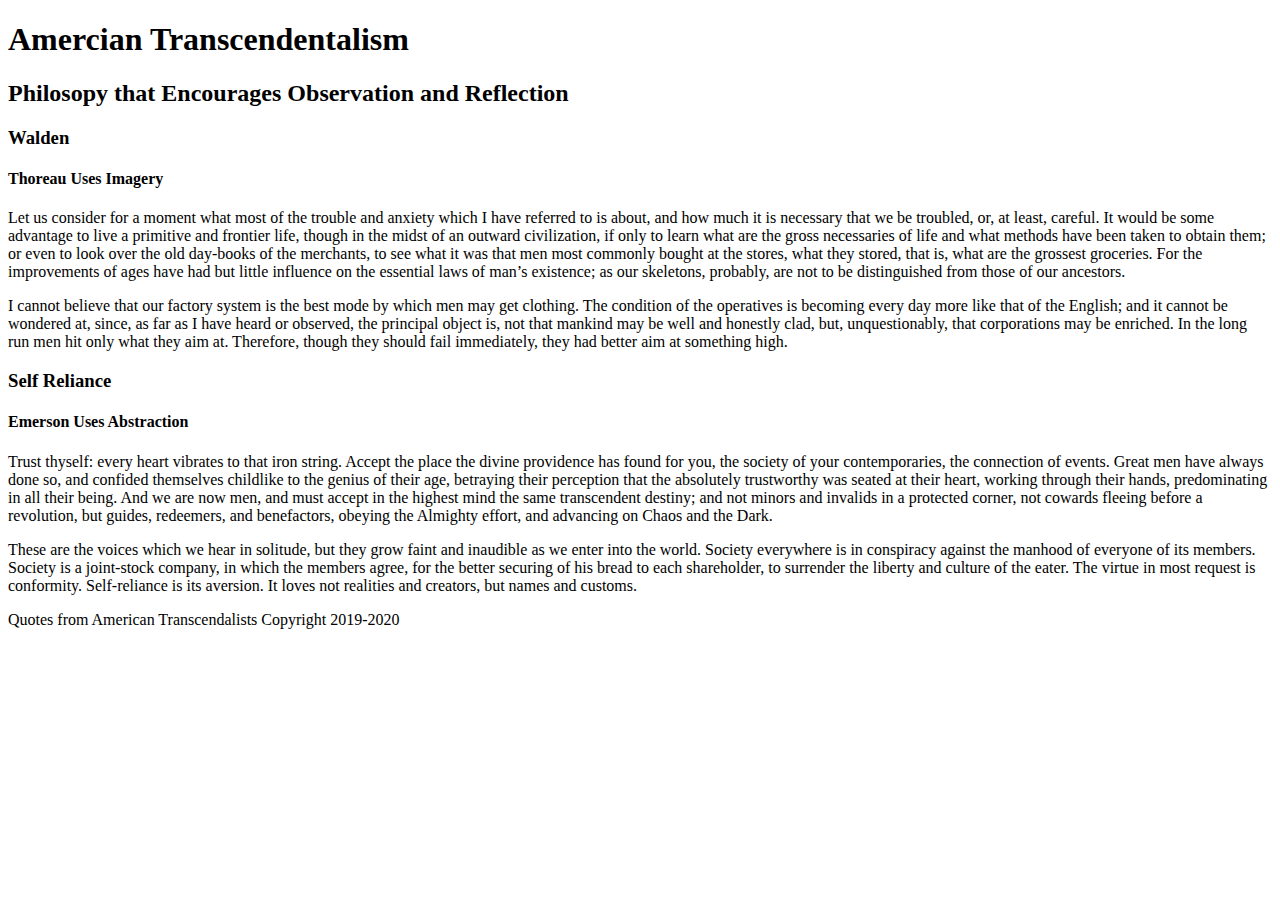
<file: 1-html-structure-semantics/index.html>
<!DOCTYPE html>
<html lang="en">
<head>
  <meta charset="UTF-8">
  <meta name="viewport" content="width=device-width, initial-scale=1.0">
  <meta http-equiv="X-UA-Compatible" content="ie=edge">
  <title>Quotes from American Transcendalists</title>
</head>
<body>
  <h1>Amercian Transcendentalism</h1>

  <h2>Philosopy that Encourages Observation and Reflection</h2>

    <main>    
        <section id=section1> 
            <h3>Walden</h3>
                <h4>Thoreau Uses Imagery </h4>
                    <article id=imagery-article1>
                        <p>
                            Let us consider for a moment what most of the trouble and anxiety which I have referred to is about, and how much it is necessary that we be troubled, or, at least, careful. It would be some advantage to live a primitive and frontier life, though in the midst of an outward civilization, if only to learn what are the gross necessaries of life and what methods have been taken to obtain them; or even to look over the old day-books of the merchants, to see what it was that men most commonly bought at the stores, what they stored, that is, what are the grossest groceries. For the improvements of ages have had but little influence on the essential laws of man’s existence; as our skeletons, probably, are not to be distinguished from those of our ancestors.
                        </p>
                    </article>
                    <article id=imagery-article2>
                        <p>
                            I cannot believe that our factory system is the best mode by which men may get clothing. The condition of the operatives is becoming every day more like that of the English; and it cannot be wondered at, since, as far as I have heard or observed, the principal object is, not that mankind may be well and honestly clad, but, unquestionably, that corporations may be enriched. In the long run men hit only what they aim at. Therefore, though they should fail immediately, they had better aim at something high.
                        </p>                
                    </article>    
            </section>
            <section id=section2> 
                    <h3>Self Reliance</h3>
                    <h4>Emerson Uses Abstraction</h4>
                        <article id=abstraction-article1>
                            <p>
                                    Trust thyself: every heart vibrates to that iron string. Accept the place the divine providence has found for you, the society of your contemporaries, the connection of events. Great men have always done so, and confided themselves childlike to the genius of their age, betraying their perception that the absolutely trustworthy was seated at their heart, working through their hands, predominating in all their being. And we are now men, and must accept in the highest mind the same transcendent destiny; and not minors and invalids in a protected corner, not cowards fleeing before a revolution, but guides, redeemers, and benefactors, obeying the Almighty effort, and advancing on Chaos and the Dark.
                            </p>
                        </article>
                        <article id=abstraction-article2>
                            <p>
                                    These are the voices which we hear in solitude, but they grow faint and inaudible as we enter into the world. Society everywhere is in conspiracy against the manhood of everyone of its members. Society is a joint-stock company, in which the members agree, for the better securing of his bread to each shareholder, to surrender the liberty and culture of the eater. The virtue in most request is conformity. Self-reliance is its aversion. It loves not realities and creators, but names and customs.
                            </p>                
                        </article>    
            <section>
 
        </main>
    <footer>
        <p>
            Quotes from American Transcendalists Copyright 2019-2020
        </p>
    </footer> 
</body>
</html>
</file>
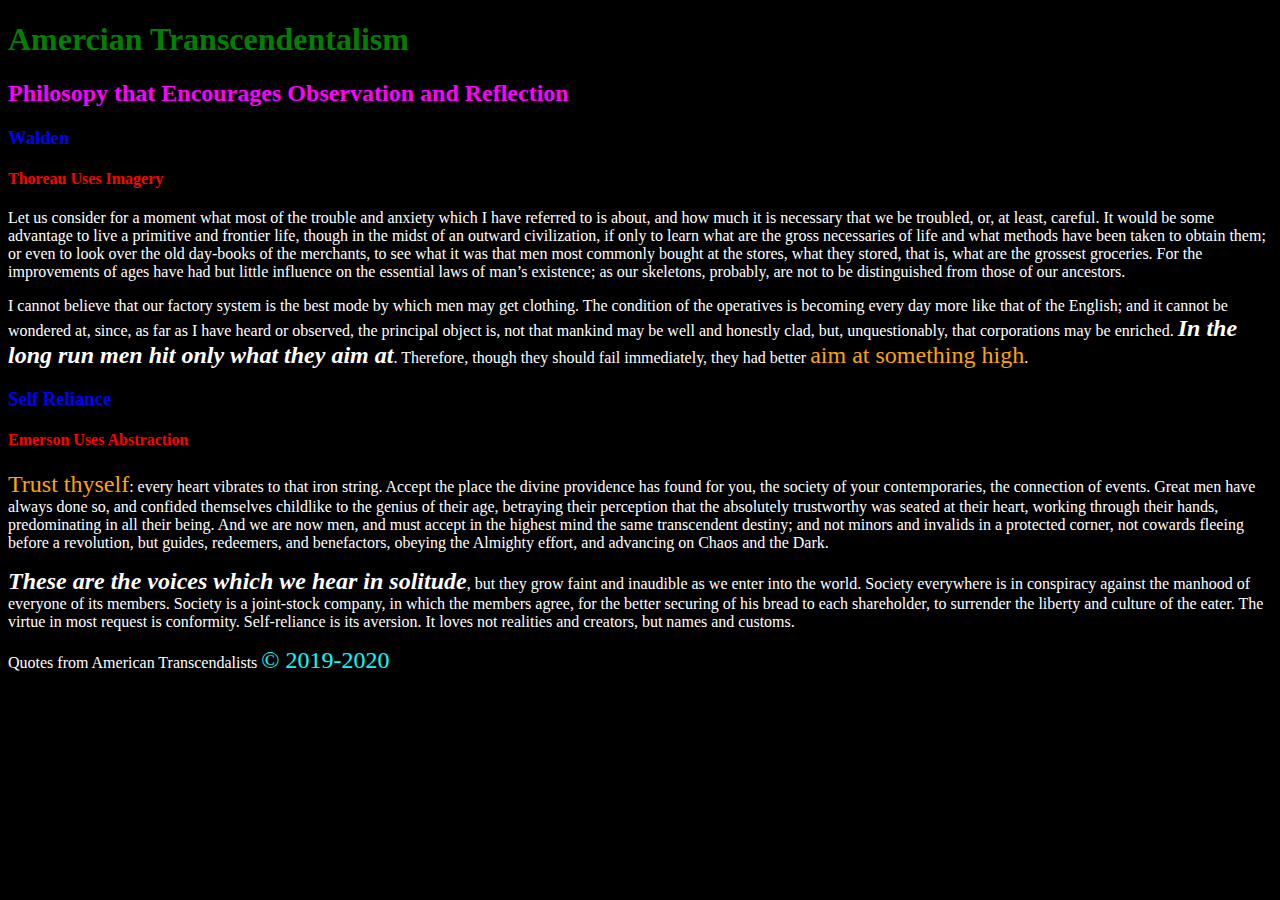
<file: 2-css-inheritance-specificity/index.html>
<!DOCTYPE html>
<html lang="en">
<head>
  <meta charset="UTF-8">
  <meta name="viewport" content="width=device-width, initial-scale=1.0">
  <meta http-equiv="X-UA-Compatible" content="ie=edge">
  <link rel="stylesheet" href="./css/style.css">
  <style>
        h2,h3 {
          color:blue;
        }
        h1 {
            color: green;
        }
        h2 {
            color: fuchsia;
        }
  </style>
  <title>Quotes from American Transcendalists</title>
</head>
<body>
  <h1>Amercian Transcendentalism</h1>

  <h2>Philosopy that Encourages Observation and Reflection</h2>

    <main>    
        <section id=section1> 
            <h3>Walden</h3>
                <h4>Thoreau Uses Imagery </h4>
                    <article id=imagery-article1>
                        <p>
                            Let us consider for a moment what most of the trouble and anxiety which I have referred to is about, and how much it is necessary that we be troubled, or, at least, careful. It would be some advantage to live a primitive and frontier life, though in the midst of an outward civilization, if only to learn what are the gross necessaries of life and what methods have been taken to obtain them; or even to look over the old day-books of the merchants, to see what it was that men most commonly bought at the stores, what they stored, that is, what are the grossest groceries. For the improvements of ages have had but little influence on the essential laws of man’s existence; as our skeletons, probably, are not to be distinguished from those of our ancestors.
                        </p>
                    </article>
                    <article id=imagery-article2>
                        <p>
                            I cannot believe that our factory system is the best mode by which men may get clothing. The condition of the operatives is becoming every day more like that of the English; and it cannot be wondered at, since, as far as I have heard or observed, the principal object is, not that mankind may be well and honestly clad, but, unquestionably, that corporations may be enriched. <span class=important>In the long run men hit only what they aim at</span>. Therefore, though they should fail immediately, they had better <span>aim at something high</span>.
                        </p>                
                    </article>    
            </section>
            <section id=section2> 
                    <h3>Self Reliance</h3>
                    <h4>Emerson Uses Abstraction</h4>
                        <article id=abstraction-article1>
                            <p>
                                    <span>Trust thyself</span>: every heart vibrates to that iron string. Accept the place the divine providence has found for you, the society of your contemporaries, the connection of events. Great men have always done so, and confided themselves childlike to the genius of their age, betraying their perception that the absolutely trustworthy was seated at their heart, working through their hands, predominating in all their being. And we are now men, and must accept in the highest mind the same transcendent destiny; and not minors and invalids in a protected corner, not cowards fleeing before a revolution, but guides, redeemers, and benefactors, obeying the Almighty effort, and advancing on Chaos and the Dark.
                            </p>
                        </article>
                        <article id=abstraction-article2>
                            <p>
                                    <span class=important>These are the voices which we hear in solitude</span>, but they grow faint and inaudible as we enter into the world. Society everywhere is in conspiracy against the manhood of everyone of its members. Society is a joint-stock company, in which the members agree, for the better securing of his bread to each shareholder, to surrender the liberty and culture of the eater. The virtue in most request is conformity. Self-reliance is its aversion. It loves not realities and creators, but names and customs.
                            </p>                
                        </article>    
            <section>
 
        </main>
    <footer>
        <p>
            Quotes from American Transcendalists <span id=copywright>&copy; 2019-2020</span>
        </p>
    </footer> 
</body>
</html>
</file>
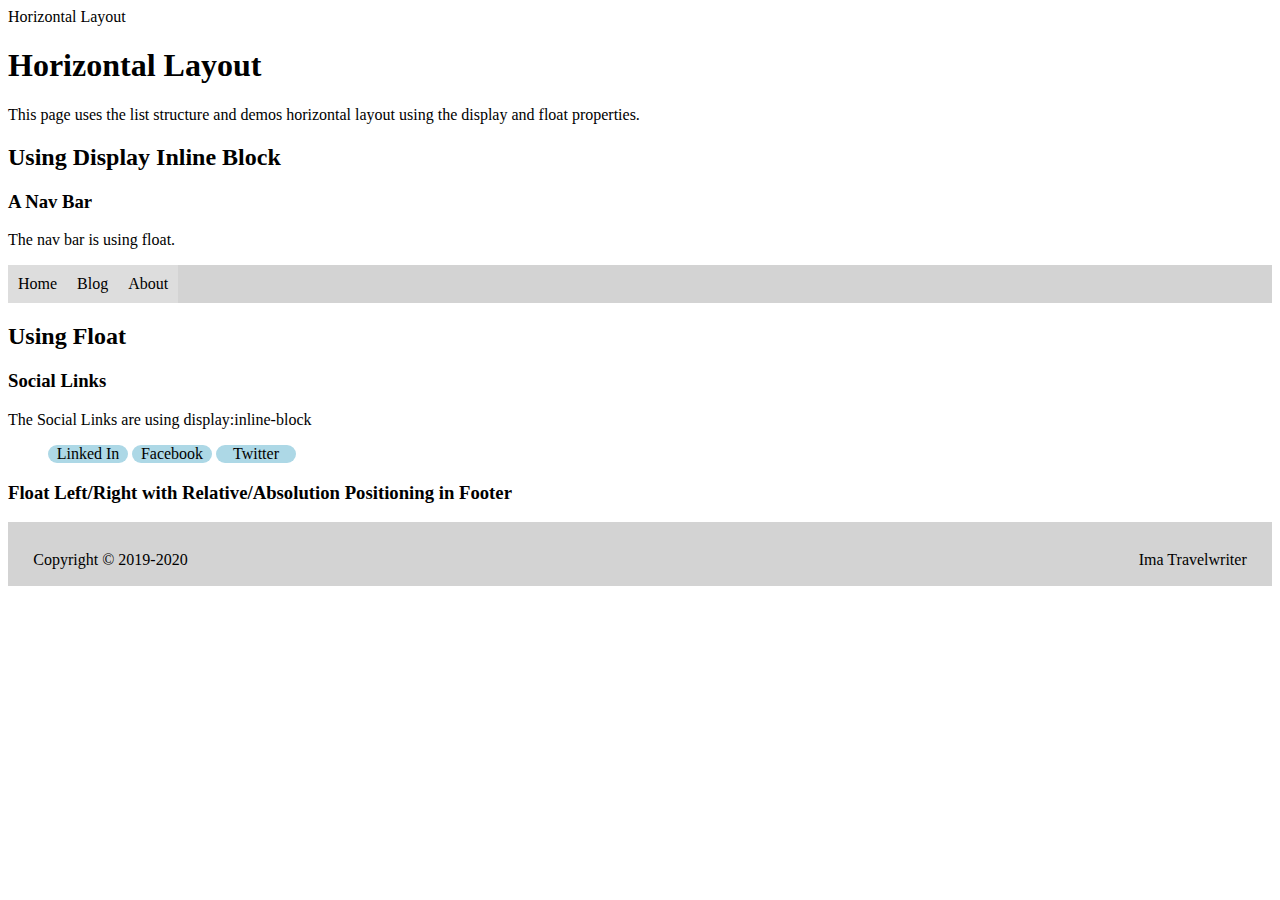
<file: 4-layout-horizontal/index.html>
<!DOCTYPE html>
<html lang="en">

<head>
  <meta charset="UTF-8">
  <meta name="viewport" content="width=device-width, initial-scale=1.0">
  <meta http-equiv="X-UA-Compatible" content="ie=edge">
  <link rel="stylesheet" href="css/style.css"
  <title>Horizontal Layout</title>
</head>

<body>
  <h1>Horizontal Layout</h1>
  <p>This page uses the list structure and demos horizontal layout 
    using the display and float properties.</p>
  <h2>Using Display Inline Block</h2>
  <h3>A Nav Bar</h3>
    <p>The nav bar is using float.</p>
  <nav>
    <ul>
      <li><a href="">Home</a></li>
      <li><a href="#blog">Blog</a></li>
      <li><a href="#about">About</a></li>
    </ul>
  </nav>


  <h2>Using Float</h2>
  <h3>Social Links</h3>
<p>The Social Links are using display:inline-block</p>
  <ul class="social-links">
      <li><a href="https://linkedin.com" target="_blank">Linked In</a></li>
      <li><a href="https://facebook.com" target="_blank">Facebook</a></li>
      <li><a href="https://twitter.com" target="_blank">Twitter</a></li>
    </ul>

<h3>Float Left/Right with Relative/Absolution Positioning in Footer</h3>
<footer>
    <div class="align-left">Copyright &copy; 2019-2020</div>
    <div class="align-right"> Ima Travelwriter</div>
</footer>
</body>

</html>
</file>
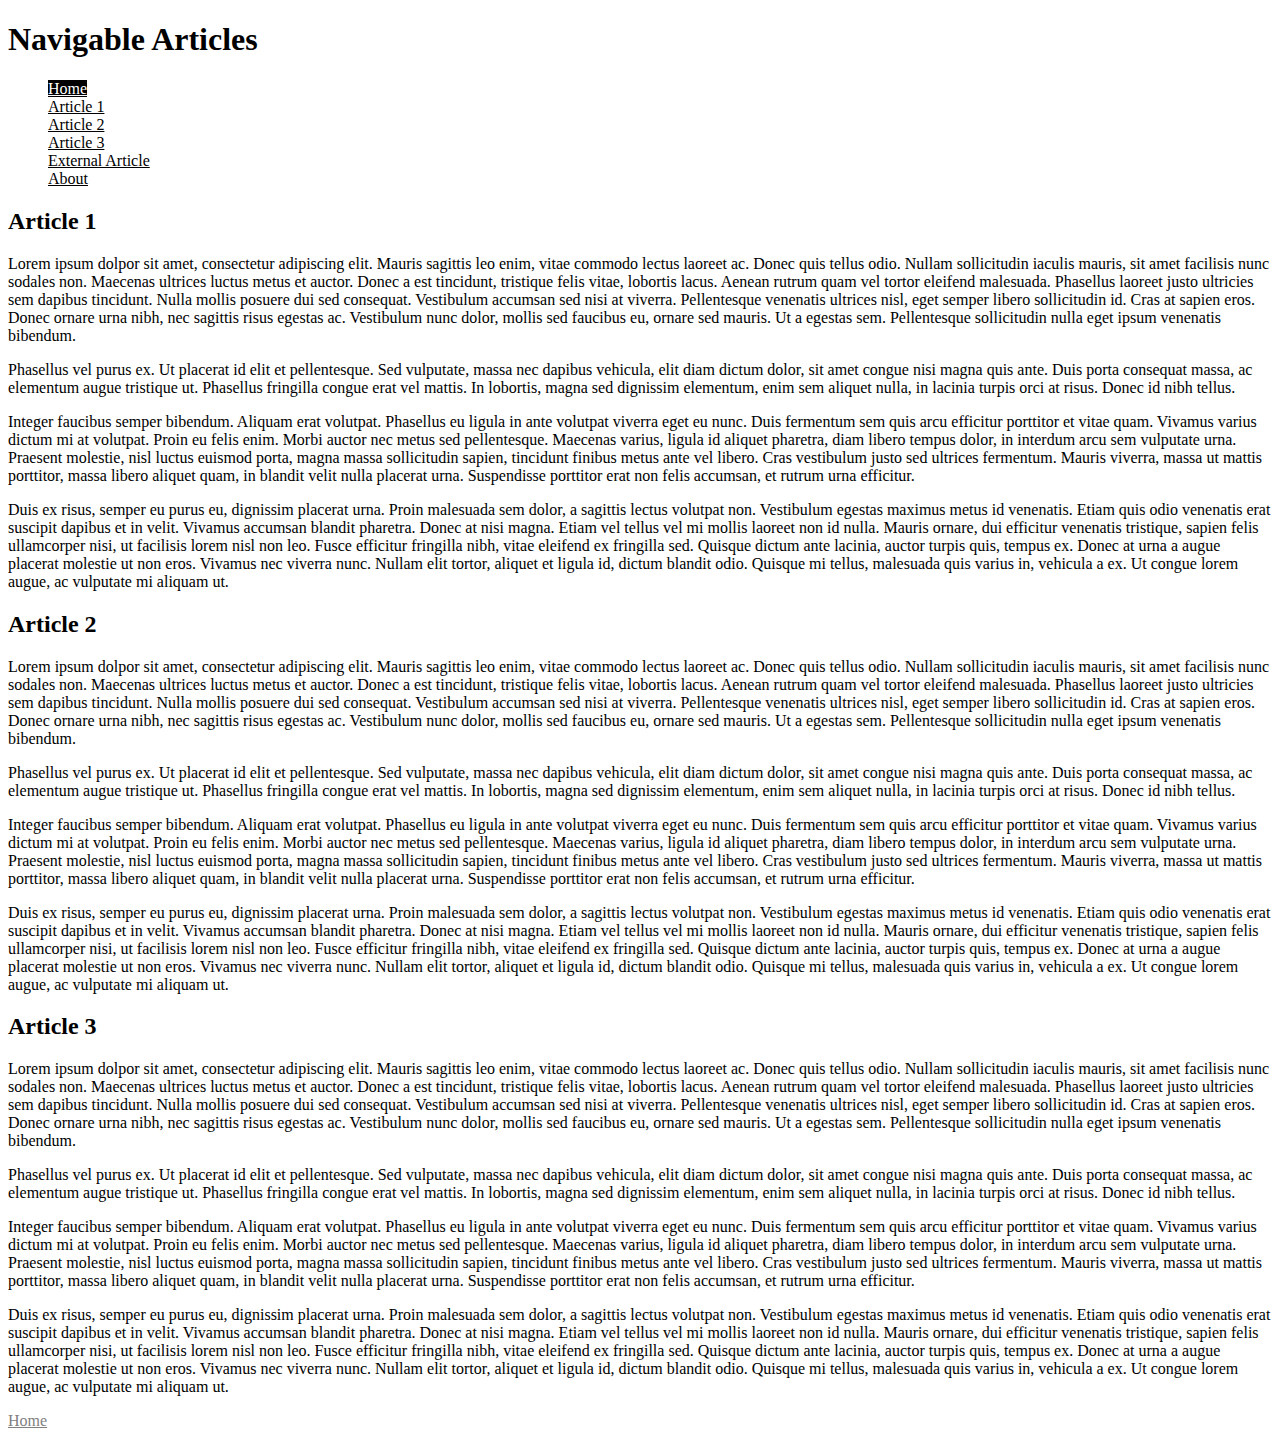
<file: 7-web-linking-navigation/index.html>
<!DOCTYPE html>
<html lang="en">

<head>
  <meta charset="UTF-8">
  <meta name="viewport" content="width=device-width, initial-scale=1.0">
  <meta http-equiv="X-UA-Compatible" content="ie=edge">
  <link rel="stylesheet" href="./css/style.css">
  <title>Web Linking and Navigation</title>
</head>

<body>
  <main>
    <h1>Navigable Articles</h1>
    <nav>
      <ul>
        <li><a class="active" href="./index.html">Home</a></li>
        <li><a href="./index.html#article1">Article 1</a></li>
        <li><a href="./index.html#article2">Article 2</a></li>
        <li><a href="./index.html#article3">Article 3</a></li>
        <li><a href="https://en.wikipedia.org/wiki/Article" target="_blank">External Article</a></li>
        <li><a href="./about.html">About</a></li>
      </ul>
    </nav>
   
    <article>
      <h2 id="article1">Article 1</h2>
      <p>
        Lorem ipsum dolpor sit amet, consectetur adipiscing elit. Mauris sagittis leo enim, vitae commodo lectus laoreet ac. Donec quis tellus odio. Nullam sollicitudin iaculis mauris, sit amet facilisis nunc sodales non. Maecenas ultrices luctus metus et auctor. Donec a est tincidunt, tristique felis vitae, lobortis lacus. Aenean rutrum quam vel tortor eleifend malesuada. Phasellus laoreet justo ultricies sem dapibus tincidunt. Nulla mollis posuere dui sed consequat. Vestibulum accumsan sed nisi at viverra. Pellentesque venenatis ultrices nisl, eget semper libero sollicitudin id. Cras at sapien eros. Donec ornare urna nibh, nec sagittis risus egestas ac. Vestibulum nunc dolor, mollis sed faucibus eu, ornare sed mauris. Ut a egestas sem. Pellentesque sollicitudin nulla eget ipsum venenatis bibendum.
      </p>

      <p>
        Phasellus vel purus ex. Ut placerat id elit et pellentesque. Sed vulputate, massa nec dapibus vehicula, elit diam dictum dolor, sit amet congue nisi magna quis ante. Duis porta consequat massa, ac elementum augue tristique ut. Phasellus fringilla congue erat vel mattis. In lobortis, magna sed dignissim elementum, enim sem aliquet nulla, in lacinia turpis orci at risus. Donec id nibh tellus.
      </p>
      
      <p>
        Integer faucibus semper bibendum. Aliquam erat volutpat. Phasellus eu ligula in ante volutpat viverra eget eu nunc. Duis fermentum sem quis arcu efficitur porttitor et vitae quam. Vivamus varius dictum mi at volutpat. Proin eu felis enim. Morbi auctor nec metus sed pellentesque. Maecenas varius, ligula id aliquet pharetra, diam libero tempus dolor, in interdum arcu sem vulputate urna. Praesent molestie, nisl luctus euismod porta, magna massa sollicitudin sapien, tincidunt finibus metus ante vel libero. Cras vestibulum justo sed ultrices fermentum. Mauris viverra, massa ut mattis porttitor, massa libero aliquet quam, in blandit velit nulla placerat urna. Suspendisse porttitor erat non felis accumsan, et rutrum urna efficitur.
      </p>
      
      <p>
        Duis ex risus, semper eu purus eu, dignissim placerat urna. Proin malesuada sem dolor, a sagittis lectus volutpat non. Vestibulum egestas maximus metus id venenatis. Etiam quis odio venenatis erat suscipit dapibus et in velit. Vivamus accumsan blandit pharetra. Donec at nisi magna. Etiam vel tellus vel mi mollis laoreet non id nulla. Mauris ornare, dui efficitur venenatis tristique, sapien felis ullamcorper nisi, ut facilisis lorem nisl non leo. Fusce efficitur fringilla nibh, vitae eleifend ex fringilla sed. Quisque dictum ante lacinia, auctor turpis quis, tempus ex. Donec at urna a augue placerat molestie ut non eros. Vivamus nec viverra nunc. Nullam elit tortor, aliquet et ligula id, dictum blandit odio. Quisque mi tellus, malesuada quis varius in, vehicula a ex. Ut congue lorem augue, ac vulputate mi aliquam ut.
      </p>
    </article>
    <article>
      <h2 id="article2" >Article 2</h2>
      <p>
          Lorem ipsum dolpor sit amet, consectetur adipiscing elit. Mauris sagittis leo enim, vitae commodo lectus laoreet ac. Donec quis tellus odio. Nullam sollicitudin iaculis mauris, sit amet facilisis nunc sodales non. Maecenas ultrices luctus metus et auctor. Donec a est tincidunt, tristique felis vitae, lobortis lacus. Aenean rutrum quam vel tortor eleifend malesuada. Phasellus laoreet justo ultricies sem dapibus tincidunt. Nulla mollis posuere dui sed consequat. Vestibulum accumsan sed nisi at viverra. Pellentesque venenatis ultrices nisl, eget semper libero sollicitudin id. Cras at sapien eros. Donec ornare urna nibh, nec sagittis risus egestas ac. Vestibulum nunc dolor, mollis sed faucibus eu, ornare sed mauris. Ut a egestas sem. Pellentesque sollicitudin nulla eget ipsum venenatis bibendum.
        </p>
  
        <p>
          Phasellus vel purus ex. Ut placerat id elit et pellentesque. Sed vulputate, massa nec dapibus vehicula, elit diam dictum dolor, sit amet congue nisi magna quis ante. Duis porta consequat massa, ac elementum augue tristique ut. Phasellus fringilla congue erat vel mattis. In lobortis, magna sed dignissim elementum, enim sem aliquet nulla, in lacinia turpis orci at risus. Donec id nibh tellus.
        </p>
        
        <p>
          Integer faucibus semper bibendum. Aliquam erat volutpat. Phasellus eu ligula in ante volutpat viverra eget eu nunc. Duis fermentum sem quis arcu efficitur porttitor et vitae quam. Vivamus varius dictum mi at volutpat. Proin eu felis enim. Morbi auctor nec metus sed pellentesque. Maecenas varius, ligula id aliquet pharetra, diam libero tempus dolor, in interdum arcu sem vulputate urna. Praesent molestie, nisl luctus euismod porta, magna massa sollicitudin sapien, tincidunt finibus metus ante vel libero. Cras vestibulum justo sed ultrices fermentum. Mauris viverra, massa ut mattis porttitor, massa libero aliquet quam, in blandit velit nulla placerat urna. Suspendisse porttitor erat non felis accumsan, et rutrum urna efficitur.
        </p>
        
        <p>
          Duis ex risus, semper eu purus eu, dignissim placerat urna. Proin malesuada sem dolor, a sagittis lectus volutpat non. Vestibulum egestas maximus metus id venenatis. Etiam quis odio venenatis erat suscipit dapibus et in velit. Vivamus accumsan blandit pharetra. Donec at nisi magna. Etiam vel tellus vel mi mollis laoreet non id nulla. Mauris ornare, dui efficitur venenatis tristique, sapien felis ullamcorper nisi, ut facilisis lorem nisl non leo. Fusce efficitur fringilla nibh, vitae eleifend ex fringilla sed. Quisque dictum ante lacinia, auctor turpis quis, tempus ex. Donec at urna a augue placerat molestie ut non eros. Vivamus nec viverra nunc. Nullam elit tortor, aliquet et ligula id, dictum blandit odio. Quisque mi tellus, malesuada quis varius in, vehicula a ex. Ut congue lorem augue, ac vulputate mi aliquam ut.
        </p>
    </article>
    <article>
      <h2 id="article3">Article 3</h2>
      <p>
          Lorem ipsum dolpor sit amet, consectetur adipiscing elit. Mauris sagittis leo enim, vitae commodo lectus laoreet ac. Donec quis tellus odio. Nullam sollicitudin iaculis mauris, sit amet facilisis nunc sodales non. Maecenas ultrices luctus metus et auctor. Donec a est tincidunt, tristique felis vitae, lobortis lacus. Aenean rutrum quam vel tortor eleifend malesuada. Phasellus laoreet justo ultricies sem dapibus tincidunt. Nulla mollis posuere dui sed consequat. Vestibulum accumsan sed nisi at viverra. Pellentesque venenatis ultrices nisl, eget semper libero sollicitudin id. Cras at sapien eros. Donec ornare urna nibh, nec sagittis risus egestas ac. Vestibulum nunc dolor, mollis sed faucibus eu, ornare sed mauris. Ut a egestas sem. Pellentesque sollicitudin nulla eget ipsum venenatis bibendum.
        </p>
  
        <p>
          Phasellus vel purus ex. Ut placerat id elit et pellentesque. Sed vulputate, massa nec dapibus vehicula, elit diam dictum dolor, sit amet congue nisi magna quis ante. Duis porta consequat massa, ac elementum augue tristique ut. Phasellus fringilla congue erat vel mattis. In lobortis, magna sed dignissim elementum, enim sem aliquet nulla, in lacinia turpis orci at risus. Donec id nibh tellus.
        </p>
        
        <p>
          Integer faucibus semper bibendum. Aliquam erat volutpat. Phasellus eu ligula in ante volutpat viverra eget eu nunc. Duis fermentum sem quis arcu efficitur porttitor et vitae quam. Vivamus varius dictum mi at volutpat. Proin eu felis enim. Morbi auctor nec metus sed pellentesque. Maecenas varius, ligula id aliquet pharetra, diam libero tempus dolor, in interdum arcu sem vulputate urna. Praesent molestie, nisl luctus euismod porta, magna massa sollicitudin sapien, tincidunt finibus metus ante vel libero. Cras vestibulum justo sed ultrices fermentum. Mauris viverra, massa ut mattis porttitor, massa libero aliquet quam, in blandit velit nulla placerat urna. Suspendisse porttitor erat non felis accumsan, et rutrum urna efficitur.
        </p>
        
        <p>
          Duis ex risus, semper eu purus eu, dignissim placerat urna. Proin malesuada sem dolor, a sagittis lectus volutpat non. Vestibulum egestas maximus metus id venenatis. Etiam quis odio venenatis erat suscipit dapibus et in velit. Vivamus accumsan blandit pharetra. Donec at nisi magna. Etiam vel tellus vel mi mollis laoreet non id nulla. Mauris ornare, dui efficitur venenatis tristique, sapien felis ullamcorper nisi, ut facilisis lorem nisl non leo. Fusce efficitur fringilla nibh, vitae eleifend ex fringilla sed. Quisque dictum ante lacinia, auctor turpis quis, tempus ex. Donec at urna a augue placerat molestie ut non eros. Vivamus nec viverra nunc. Nullam elit tortor, aliquet et ligula id, dictum blandit odio. Quisque mi tellus, malesuada quis varius in, vehicula a ex. Ut congue lorem augue, ac vulputate mi aliquam ut.
        </p>
    </article>
    <p><a href="">Home</a></p>
  </main>
</body>

</html>
</file>
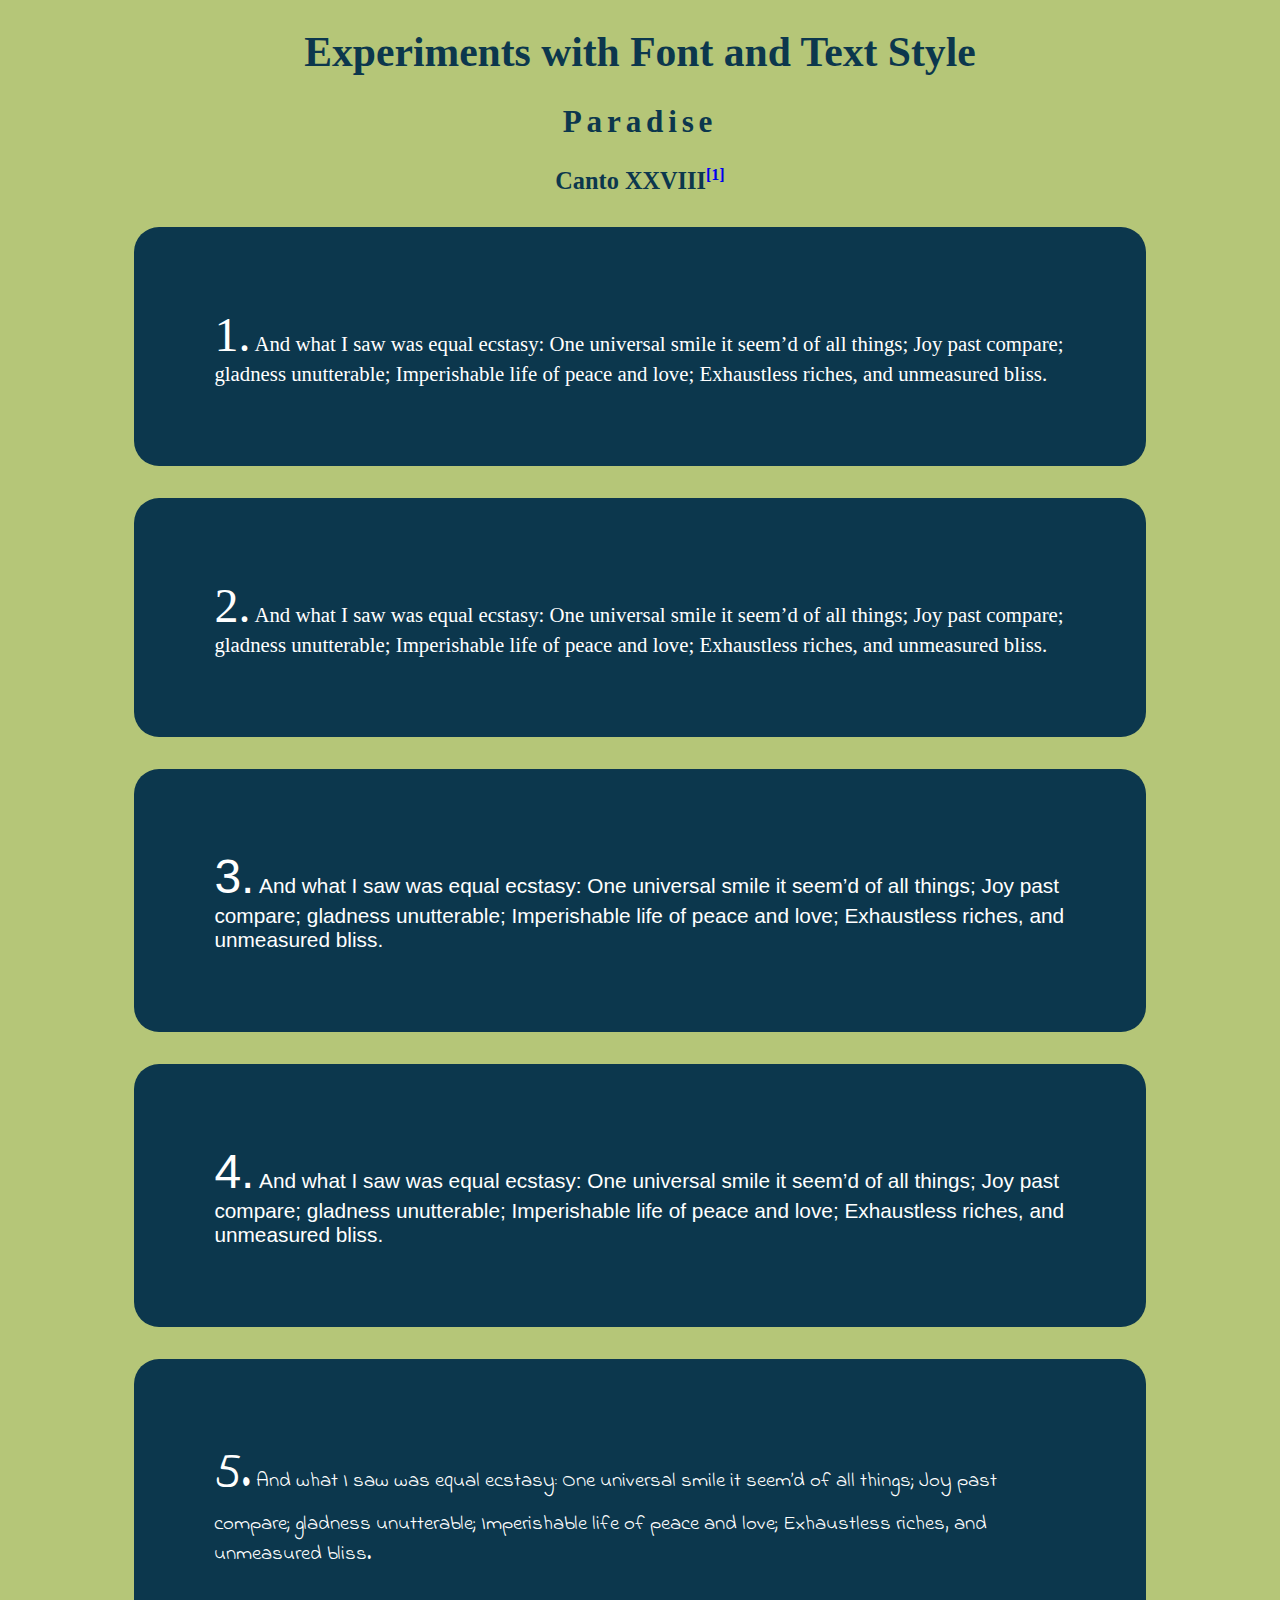
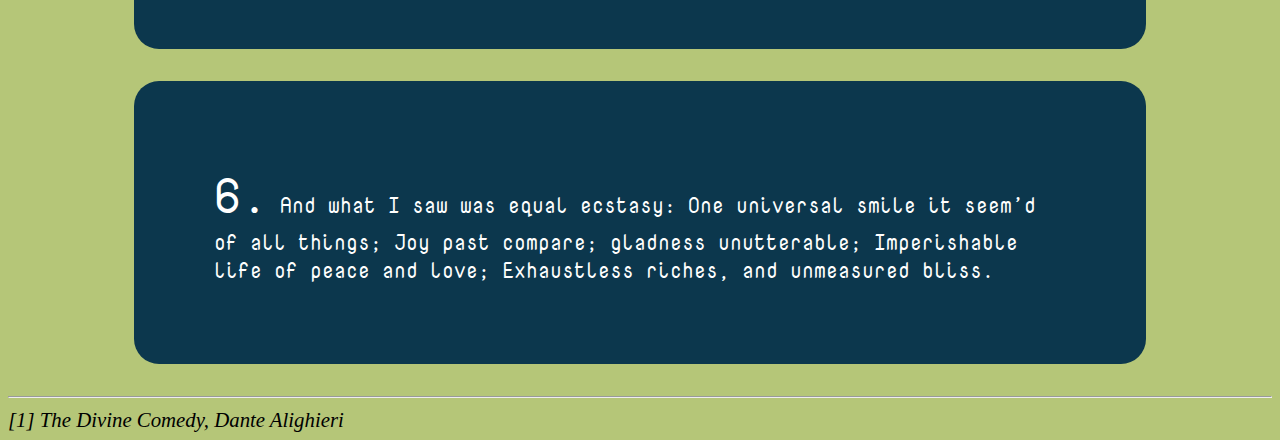
<file: 8-font-text/index.html>
<!DOCTYPE html>
<html lang="en">

<head>
  <meta charset="UTF-8">
  <meta name="viewport" content="width=device-width, initial-scale=1.0">
  <meta http-equiv="X-UA-Compatible" content="ie=edge">
  <link rel="stylesheet" href="./css/style.css">
  <link href='https://fonts.googleapis.com/css?family=Indie+Flower|Nova+Mono' rel='stylesheet' type='text/css'>

  <title>Fonts and Text</title>
</head>

<body>
  <h1>Experiments with Font and Text Style</h1>
  <h2>Paradise</h2>
  <h3>Canto XXVIII<sup><a href="#s1">[1]</a></sup></h3>
    <article class="times-new-roman">
      <p>1. And what I saw was equal ecstasy:
        One universal smile it seem’d of all things;
        Joy past compare; gladness unutterable;
        Imperishable life of peace and love;
        Exhaustless riches, and unmeasured bliss.</p>
    </article>

    <article class="georgia">
        <p>2. And what I saw was equal ecstasy:
          One universal smile it seem’d of all things;
          Joy past compare; gladness unutterable;
          Imperishable life of peace and love;
          Exhaustless riches, and unmeasured bliss.</p>
      </article>

      <article class="arial">
          <p>3. And what I saw was equal ecstasy:
            One universal smile it seem’d of all things;
            Joy past compare; gladness unutterable;
            Imperishable life of peace and love;
            Exhaustless riches, and unmeasured bliss.</p>
        </article>

        <article class="verdana">
            <p>4. And what I saw was equal ecstasy:
              One universal smile it seem’d of all things;
              Joy past compare; gladness unutterable;
              Imperishable life of peace and love;
              Exhaustless riches, and unmeasured bliss.</p>
          </article>

          <article class="indie-flower">
              <p>5. And what I saw was equal ecstasy:
                One universal smile it seem’d of all things;
                Joy past compare; gladness unutterable;
                Imperishable life of peace and love;
                Exhaustless riches, and unmeasured bliss.</p>
            </article>

            <article class="nova-mono">
                <p>6. And what I saw was equal ecstasy:
                  One universal smile it seem’d of all things;
                  Joy past compare; gladness unutterable;
                  Imperishable life of peace and love;
                  Exhaustless riches, and unmeasured bliss.</p>
              </article>

          
  <hr>
  <footer>
    <cite id="s1"><a href="http://www.gutenberg.org/files/8799/8799-h/8799-h.htm#link28" target="_blank">[1] The Divine Comedy, Dante Alighieri</a></cite>
  </footer>
</body>

</html>
</file>
<file: 2-css-inheritance-specificity/css/style.css>
body{
    background-color: black;
    color: white;
}

h1, h2, h3, h4, h5, h6 {
    color:red;
}

span{
    color: orange;
    font-size: 1.5rem;

}

#copywright {
    color: aqua;
}

.important {
    font-style: italic;
    font-weight: bold;
    color:white;
}
</file>
<file: 4-layout-horizontal/css/style.css>
nav ul {
    background-color: lightgray;
    list-style-type: none;
    margin: 0;
    padding: 0;
    /*use overflow hidden to clear float*/
    overflow: hidden;
    }

nav li {
float: left;
}

nav li a {
display: block;
padding: 10px;
color: black;
background-color: #dddddd;
text-decoration: none;
}

nav a:hover {
background-color: aqua;
}

nav li .active {
background-color: black;
color: white;
}

ul.social-links {
list-style-type: none;
}   

.social-links li {
display: inline-block;
width: 5rem;
background-color: lightblue;
border-radius:10px;
text-align: center;
}

.social-links li:hover {
background: gray;
}

.social-links a {
color: black;
text-decoration: none;
}

.social-links a:hover {
color: white;
}

footer {
    height: 4rem;
    position: relative;
    background-color: lightgray;
  }


  .align-left {
    position: absolute;
    left: 2%;
    top: 45%;
    }
    
    .align-right {
    position: absolute;
    right: 2%;
    top: 45%;
    }
</file>
<file: 7-web-linking-navigation/css/style.css>
.active {
    background-color: black;
    color: white;
}

a {
    color: black
  }
  a:visited {
    color: gray;
  }
  a:active {
    background-color: yellow;
  }
  a:hover {
    color:red;
  }

  ul {
      list-style-type: none;
  }
</file>
<file: 8-font-text/css/style.css>
/*
3. Use this color scheme: body background color #b5c678
4. Set default font size to 1.3rem
*/

body {
    background-color: #b5c678;
    font-size:1.3rem;
}

/*
3. Use this color scheme: article background color #0c374d
5. Set article margin to T:2rem R:10% B:2rem L:10%
6. Set article padding to 2rem

?. Change article font color to white to match image in text-fonts.png
?. Add rounded corners to articles to match image in text-fonts.png
*/
article {
    background-color: #0c374d;
    margin: 2rem 10%;
    padding: 2rem;
    color: white;
    border-radius: 25px;
}

/*
10. For the article paragraph, set the margin to 3rem.
*/
article p {
    margin: 3rem;
}

/*
11. Set the first letter (article p:first-letter) of each article to a font size of 3rem.
*/
article p:first-letter {
    font-size: 3rem;
}


/*
For headers, align the text to center
*/
h1, h2, h3, h4, h5, h6 {
    color: #0c374d;
    text-align: center;
}


/*
For h2 increase letter spacing to .3rem
*/
h2 {
    letter-spacing:.3rem;
}


/*
9. For the super script style the underline away and make the text black with a red hover. 
 Set the font size to 1rem.
*/
sup {
    color: black;
    font-size:1rem;
}

sup a:visited {
    color: black;
}
sup a {
    text-decoration: none;
}
sup a:hover {
    color:red;
}



/*
12. The footer should appear black with no underlines for links and appear gray on hover.
*/

footer cite a{
    color: black;
}

footer a {
    text-decoration: none;
}

footer a:hover {
    color: gray;
}

/* Set Font Classes
    2 built in serif fonts
    2 build in sans serif fonts
    2 fonts using CDN from google fonts
*/
.times-new-roman {
    font-family: "Times New Roman", Times, serif;
}

.georgia {
    font-family: Georgia, serif;
}

.arial {
    font-family: Arial, Helvetica, sans-serif;
}

.verdana {
    font-family: Verdana, Geneva, sans-serif;
}

.indie-flower {
    font-family: 'Indie Flower', cursive;
}

.nova-mono {
    font-family: 'Nova Mono', monospace;
}
</file>
